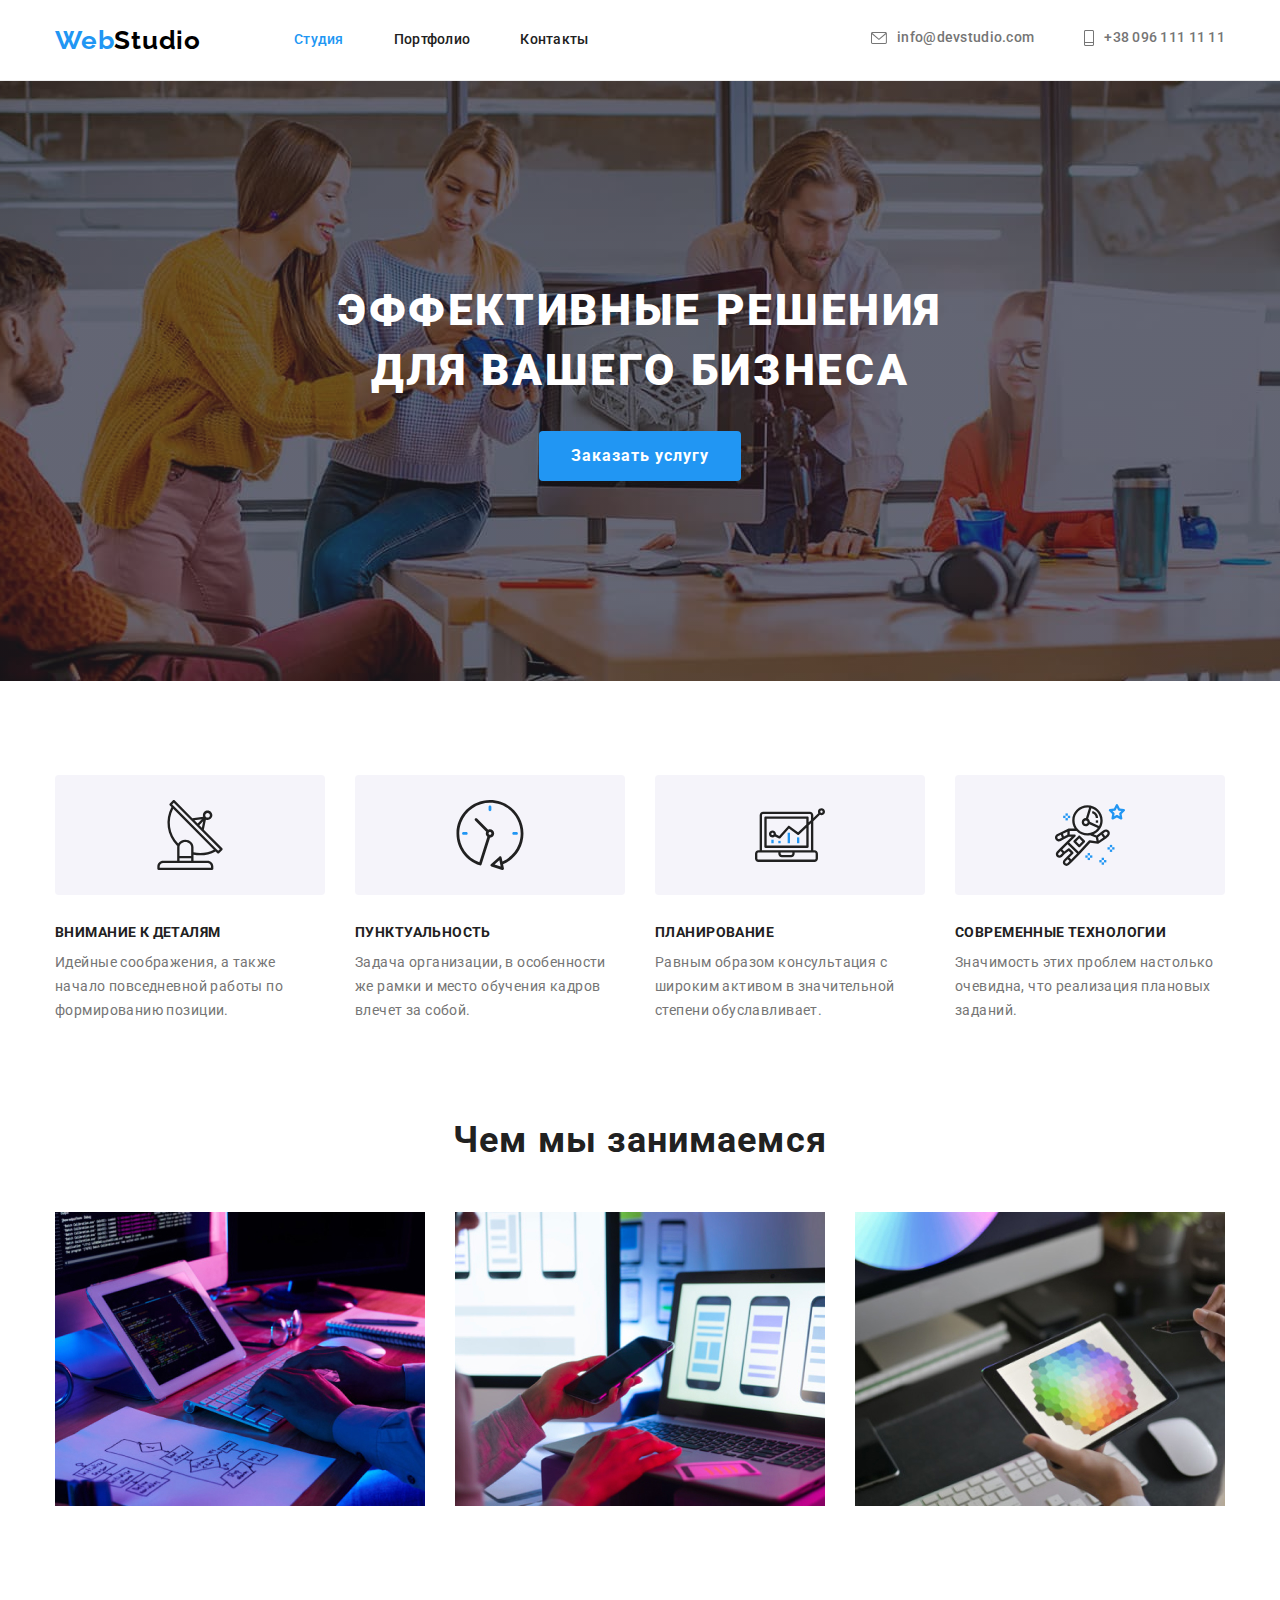
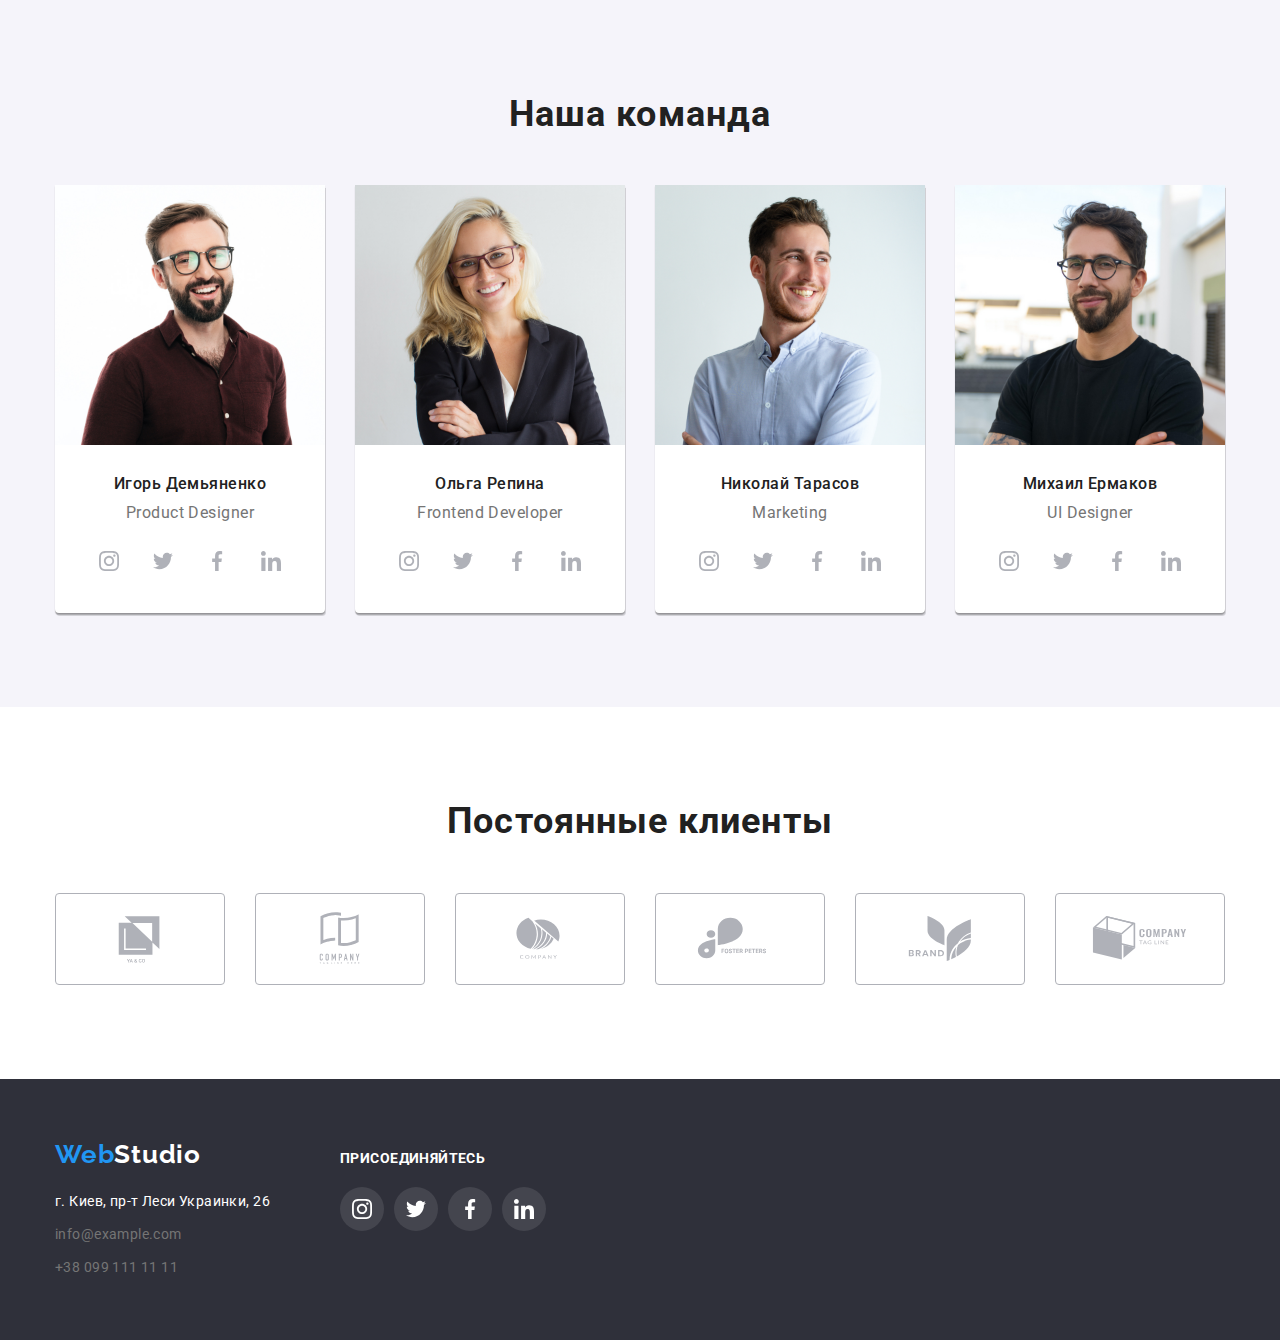
<file: index.html>
<!DOCTYPE html>
<html lang="ru">
  <head>
    <meta charset="UTF-8" />
    <meta http-equiv="X-UA-Compatible" content="IE=edge" />
    <meta name="viewport" content="width=device-width, initial-scale=1.0" />
    <link rel="preconnect" href="https://fonts.googleapis.com" />
    <link rel="preconnect" href="https://fonts.gstatic.com" crossorigin />
    <link rel="preconnect" href="https://fonts.googleapis.com" />
    <link rel="preconnect" href="https://fonts.gstatic.com" crossorigin />
    <link
      href="https://fonts.googleapis.com/css2?family=Raleway:wght@700&family=Roboto:wght@400;500;700;900&display=swap"
      rel="stylesheet"
    />
    <title>Document</title>
    <link rel="stylesheet" href="./css/modern-normalize.css" />
    <link rel="stylesheet" href="./css/styles.css" />
  </head>
  <body>
    <header class="header">
      <div class="container">
        <a href=".index.html" class="logo">
          <span class="accent">Web</span>Studio
        </a>
        <nav class="style">
          <ul class="site-nav list">
            <li class="item">
              <a href="index.html" class="header-link active">Студия</a>
            </li>
            <li class="item">
              <a href="portfolio.html" class="header-link">Портфолио</a>
            </li>
            <li class="item">
              <a href="index.html" class="header-link">Контакты</a>
            </li>
          </ul>
        </nav>

        <ul class="site-contacts list">
          <li class="item">
            <a href="mailto:info@devstudio.com" class="link header-link">
              <svg class="contacts-icon" width="16" height="12">
                <use href="./images/icons.svg#icon-mail"></use>
              </svg>
              info@devstudio.com</a
            >
          </li>

          <li class="item">
            <a href="tel:+380961111111" class="link header-link">
              <svg class="contacts-icon" width="10" height="16">
                <use href="./images/icons.svg#icon-phone"></use>
              </svg>
              +38 096 111 11 11</a
            >
          </li>
        </ul>
      </div>
    </header>
    <main>
      <!-------HERO-------->
      <section class="hero">
        <div class="container">
          <h1 class="hero-title">
            Эффективные решения<br />для вашего бизнеса
          </h1>
          <button type="button" class="button">Заказать услугу</button>
        </div>
      </section>
      <!-------BENEFITS-------->
      <section class="benefits">
        <div class="container">
          <h2 class="visually-hidden">Преимущества</h2>
          <ul class="benefits-list list">
            <li class="benefits-item item-satellite">
              <h3 class="benefits-title">Внимание к деталям</h3>
              <p class="benefits-text">
                Идейные соображения, а также начало повседневной работы по
                формированию позиции.
              </p>
            </li>

            <li class="benefits-item item-clock">
              <h3 class="benefits-title">Пунктуальность</h3>
              <p class="benefits-text">
                Задача организации, в особенности же рамки и место обучения
                кадров влечет за собой.
              </p>
            </li>

            <li class="benefits-item item-diagram">
              <h3 class="benefits-title">Планирование</h3>
              <p class="benefits-text">
                Равным образом консультация с широким активом в значительной
                степени обуславливает.
              </p>
            </li>

            <li class="benefits-item item-astronaut">
              <h3 class="benefits-title">Современные технологии</h3>
              <p class="benefits-text">
                Значимость этих проблем настолько очевидна, что реализация
                плановых заданий.
              </p>
            </li>
          </ul>
        </div>
      </section>
      <!-------WORK-------->
      <section class="work">
        <div class="container">
          <h2 class="section-title section-title-center">Чем мы занимаемся</h2>
          <ul class="card-set work-list list">
            <li class="item work-item">
              <img
                class="img"
                src="./images/img.jpg"
                alt="pic1"
                width="370"
                height="294"
              />
            </li>

            <li class="item work-item">
              <img
                class="img"
                src="./images/img-2.jpg"
                alt="pic2"
                width="370"
                height="294"
              />
            </li>

            <li class="item work-item">
              <img
                class="img"
                src="./images/img-3.jpg"
                alt="pic3"
                width="370"
                height="294"
              />
            </li>
          </ul>
        </div>
      </section>
      <!-------TEAM-------->
      <section class="team">
        <div class="container">
          <h2 class="section-title">Наша команда</h2>
          <ul class="card-set team-list list">
            <li class="item team-item card">
              <img
                class="img"
                src="./images/img11.jpg"
                alt="pic4"
                width="270"
                height="260"
              />
              <div class="team-content">
                <h3 class="team-name">Игорь Демьяненко</h3>
                <p class="team-text">Product Designer</p>
                <ul class="team-soc-list list">
                  <li class="team-soc-item">
                    <a
                      class="team-soc-link"
                      href=""
                      target="_blank"
                      rel="noopener noreferrer nofollow"
                    >
                      <svg class="team-soc-icon" width="20px" height="20px">
                        <use href="./images/icons.svg#icon-instagram"></use>
                      </svg>
                    </a>
                  </li>

                  <li class="team-soc-item">
                    <a
                      class="team-soc-link"
                      href=""
                      target="_blank"
                      rel="noopener noreferrer nofollow"
                    >
                      <svg class="team-soc-icon" width="20px" height="20px">
                        <use href="./images/icons.svg#icon-twitter"></use>
                      </svg>
                    </a>
                  </li>

                  <li class="team-soc-item">
                    <a
                      class="team-soc-link"
                      href=""
                      target="_blank"
                      rel="noopener noreferrer nofollow"
                    >
                      <svg class="team-soc-icon" width="20px" height="20px">
                        <use href="./images/icons.svg#icon-facebook"></use>
                      </svg>
                    </a>
                  </li>

                  <li class="team-soc-item">
                    <a
                      class="team-soc-link"
                      href=""
                      target="_blank"
                      rel="noopener noreferrer nofollow"
                    >
                      <svg class="team-soc-icon" width="20px" height="20px">
                        <use href="./images/icons.svg#icon-linkedin"></use>
                      </svg>
                    </a>
                  </li>
                </ul>
              </div>
            </li>

            <li class="item team-item card">
              <img
                class="img"
                src="./images/img-22.jpg"
                alt="pic5"
                width="270"
                height="260"
              />

              <div class="team-content">
                <h3 class="team-name">Ольга Репина</h3>
                <p class="team-text">Frontend Developer</p>
                <ul class="team-soc-list list">
                  <li class="team-soc-item">
                    <a href="" class="team-soc-link"
                      ><svg class="team-soc-icon" width="20px" height="20px">
                        <use href="./images/icons.svg#icon-instagram"></use>
                      </svg>
                    </a>
                  </li>

                  <li class="team-soc-item">
                    <a href="" class="team-soc-link">
                      <svg class="team-soc-icon" width="20px" height="20px">
                        <use href="./images/icons.svg#icon-twitter"></use>
                      </svg>
                    </a>
                  </li>

                  <li class="team-soc-item">
                    <a href="" class="team-soc-link">
                      <svg class="team-soc-icon" width="20px" height="20px">
                        <use href="./images/icons.svg#icon-facebook"></use>
                      </svg>
                    </a>
                  </li>

                  <li class="team-soc-item">
                    <a href="" class="team-soc-link">
                      <svg class="team-soc-icon" width="20px" height="20px">
                        <use href="./images/icons.svg#icon-linkedin"></use>
                      </svg>
                    </a>
                  </li>
                </ul>
              </div>
            </li>

            <li class="item team-item card">
              <img
                class="img"
                src="./images/img-33.jpg"
                alt="pic6"
                width="270"
                height="260"
              />
              <div class="team-content">
                <h3 class="team-name">Николай Тарасов</h3>
                <p class="team-text">Marketing</p>
                <ul class="team-soc-list list">
                  <li class="team-soc-item">
                    <a href="" class="team-soc-link"
                      ><svg class="team-soc-icon" width="20px" height="20px">
                        <use href="./images/icons.svg#icon-instagram"></use>
                      </svg>
                    </a>
                  </li>

                  <li class="team-soc-item">
                    <a href="" class="team-soc-link">
                      <svg class="team-soc-icon" width="20px" height="20px">
                        <use href="./images/icons.svg#icon-twitter"></use>
                      </svg>
                    </a>
                  </li>

                  <li class="team-soc-item">
                    <a href="" class="team-soc-link">
                      <svg class="team-soc-icon" width="20px" height="20px">
                        <use href="./images/icons.svg#icon-facebook"></use>
                      </svg>
                    </a>
                  </li>

                  <li class="team-soc-item">
                    <a href="" class="team-soc-link">
                      <svg class="team-soc-icon" width="20px" height="20px">
                        <use href="./images/icons.svg#icon-linkedin"></use>
                      </svg>
                    </a>
                  </li>
                </ul>
              </div>
            </li>

            <li class="item team-item card">
              <img
                class="img"
                src="./images/img-44.jpg"
                alt="pic7"
                width="270"
                height="260"
              />
              <div class="team-content">
                <h3 class="team-name">Михаил Ермаков</h3>
                <p class="team-text">UI Designer</p>
                <ul class="team-soc-list list">
                  <li class="team-soc-item">
                    <a href="" class="team-soc-link"
                      ><svg class="team-soc-icon" width="20px" height="20px">
                        <use href="./images/icons.svg#icon-instagram"></use>
                      </svg>
                    </a>
                  </li>

                  <li class="team-soc-item">
                    <a href="" class="team-soc-link">
                      <svg class="team-soc-icon" width="20px" height="20px">
                        <use href="./images/icons.svg#icon-twitter"></use>
                      </svg>
                    </a>
                  </li>

                  <li class="team-soc-item">
                    <a href="" class="team-soc-link">
                      <svg class="team-soc-icon" width="20px" height="20px">
                        <use href="./images/icons.svg#icon-facebook"></use>
                      </svg>
                    </a>
                  </li>

                  <li class="team-soc-item">
                    <a href="" class="team-soc-link">
                      <svg class="team-soc-icon" width="20px" height="20px">
                        <use href="./images/icons.svg#icon-linkedin"></use>
                      </svg>
                    </a>
                  </li>
                </ul>
              </div>
            </li>
          </ul>
        </div>
      </section>

      <section class="section-clients">
        <div class="container">
          <h2 class="section-title">Постоянные клиенты</h2>
          <ul class="card-set clients-list">
            <li class="item clients-item">
              <a class="clients-link" href="" aria-label="YA & CO">
                <span class="visually-hidden">ya & co</span>
                <svg class="clients-icon" width="106" height="60">
                  <use href="./images/icons.svg#icon-client-1" />
                </svg>
              </a>
            </li>

            <li class="item clients-item">
              <a
                class="clients-link"
                href=""
                aria-label="Company tag line here"
              >
                <span class="visually-hidden">Company tag line here</span>
                <svg class="clients-icon" width="106" height="60">
                  <use href="./images/icons.svg#icon-client-2" />
                </svg>
              </a>
            </li>

            <li class="item clients-item">
              <a class="clients-link" href="" aria-label="Company">
                <span class="visually-hidden">Company</span>
                <svg class="clients-icon" width="106" height="60">
                  <use href="./images/icons.svg#icon-client-3" />
                </svg>
              </a>
            </li>

            <li class="item clients-item">
              <a class="clients-link" href="" aria-label="Foster reters">
                <span class="visually-hidden">Foster reters</span>
                <svg class="clients-icon" width="106" height="60">
                  <use href="./images/icons.svg#icon-client-4" />
                </svg>
              </a>
            </li>

            <li class="item clients-item">
              <a class="clients-link" href="" aria-label="Brand">
                <span class="visually-hidden">Brand</span>
                <svg class="clients-icon" width="106" height="60">
                  <use href="./images/icons.svg#icon-client-5" />
                </svg>
              </a>
            </li>

            <li class="item clients-item">
              <a class="clients-link" href="" aria-label="Company teg line">
                <span class="visually-hidden">Company teg line</span>
                <svg class="clients-icon" width="106" height="60">
                  <use href="./images/icons.svg#icon-client-6" />
                </svg>
              </a>
            </li>
          </ul>
        </div>
      </section>
    </main>

    <!-------FOOTER-------->

    <footer class="footer">
      <div class="container footer-icons">
        <div class="footer-item">
        <a href=".index.html" class="logo footer-logo">
          <span class="accent">Web</span>Studio
        </a>
        <address class="address">
          <ul class="list">
            <li class="footer-link-item">
              <a
                href="https://goo.gl/maps/GdN5rj32io8NNRQ59"
                target="_blank"
                rel="noreferrer nofollow noopener"
                class="footer-link white"
                >г. Киев, пр-т Леси Украинки, 26
              </a>
            </li>

            <li class="footer-link-item">
              <a href="mailto:info@example.com" class="footer-link"
                >info@example.com
              </a>
            </li>

            <li class="footer-link-item">
              <a href="tel:+380991111111" class="footer-link"
                >+38 099 111 11 11
              </a>
            </li>
          </ul>
        </address>
      </div>

      <div class="footer-item follow-us">
        <p class="follow-us-title">Присоединяйтесь</p>
        <ul class="footer-soc-list list">
                  <li class="footer-soc-item">
                    <a href="" class="footer-soc-link"
                      ><svg class="footer-soc-icon" width="20px" height="20px">
                        <use href="./images/icons.svg#icon-instagram"></use>
                      </svg>
                    </a>
                  </li>
                  
                  <li class="footer-soc-item">
                    <a href="" class="footer-soc-link"
                      ><svg class="footer-soc-icon" width="20px" height="20px">
                        <use href="./images/icons.svg#icon-twitter"></use>
                      </svg>
                    </a>
                  </li>

                  <li class="footer-soc-item">
                    <a href="" class="footer-soc-link"
                      ><svg class="footer-soc-icon" width="20px" height="20px">
                        <use href="./images/icons.svg#icon-facebook"></use>
                      </svg>
                    </a>
                  </li>
                  
                  <li class="footer-soc-item">
                    <a href="" class="footer-soc-link"
                      ><svg class="footer-soc-icon" width="20px" height="20px">
                        <use href="./images/icons.svg#icon-linkedin"></use>
                      </svg>
                    </a>
                  </li>
                </ul>
      </div>
    </footer>
  </body>
</html>
</file>
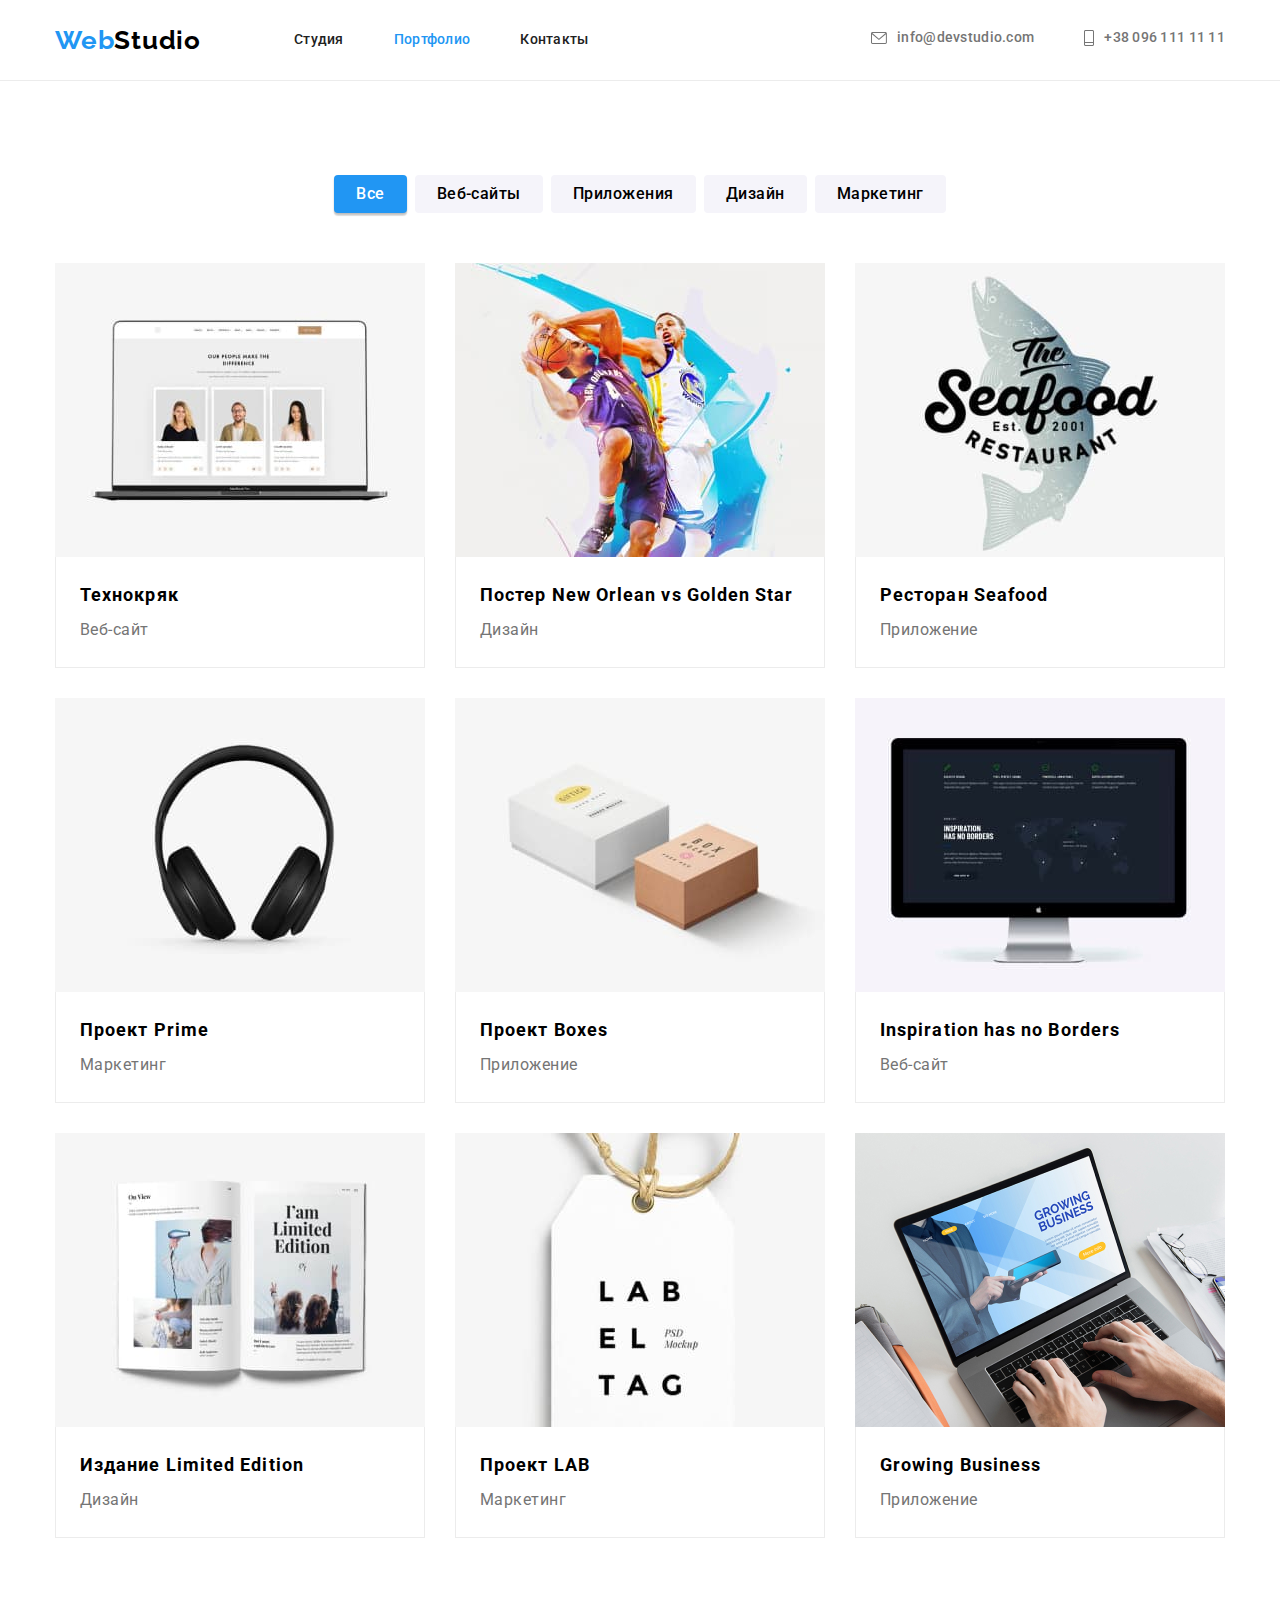
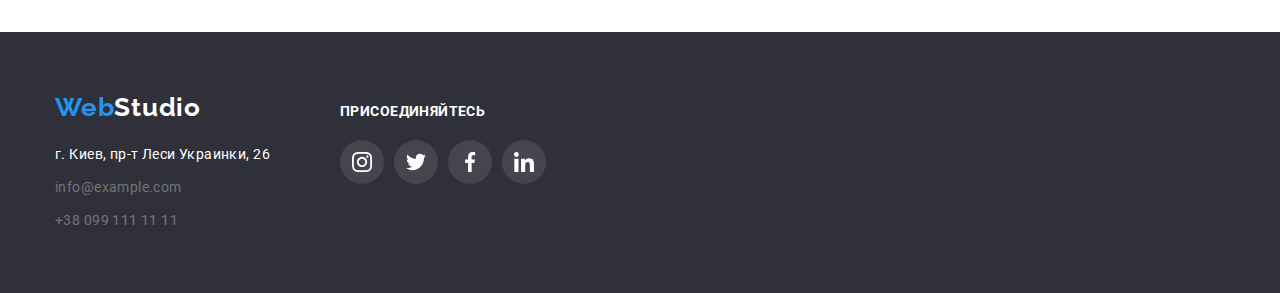
<file: portfolio.html>
<!DOCTYPE html>
<html lang="ru">
  <head>
    <meta charset="UTF-8" />
    <meta http-equiv="X-UA-Compatible" content="IE=edge" />
    <meta name="viewport" content="width=device-width, initial-scale=1.0" />
    <link rel="preconnect" href="https://fonts.googleapis.com" />
    <link rel="preconnect" href="https://fonts.gstatic.com" crossorigin />
    <link rel="preconnect" href="https://fonts.googleapis.com" />
    <link rel="preconnect" href="https://fonts.gstatic.com" crossorigin />
    <link
      href="https://fonts.googleapis.com/css2?family=Raleway:wght@700&family=Roboto:wght@400;500;700;900&display=swap"
      rel="stylesheet"
    />
    <title>Document</title>
    <link rel="stylesheet" href="./css/modern-normalize.css" />
    <link rel="stylesheet" href="./css/styles.css" />
  </head>
  <body>
    <header class="header">
      <div class="container">
        <a href=".index.html" class="logo">
          <span class="accent">Web</span>Studio
        </a>
        <nav class="style">
          <ul class="site-nav list">
            <li class="item">
              <a href="index.html" class="header-link">Студия</a>
            </li>
            <li class="item">
              <a href="portfolio.html" class="header-link active">Портфолио</a>
            </li>
            <li class="item">
              <a href="index.html" class="header-link">Контакты</a>
            </li>
          </ul>
        </nav>

        <ul class="site-contacts list">
          <li class="item">
            <a href="mailto:info@devstudio.com" class="link header-link">
              <svg class="contacts-icon" width="16" height="12">
                <use href="./images/icons.svg#icon-mail"></use>
              </svg>
              info@devstudio.com</a
            >
          </li>

          <li class="item">
            <a href="tel:+380961111111" class="link header-link">
              <svg class="contacts-icon" width="10" height="16">
                <use href="./images/icons.svg#icon-phone"></use>
              </svg>
              +38 096 111 11 11</a
            >
          </li>
        </ul>
      </div>
    </header>

    <main>
      <section class="portfolio">
        <div class="container">
          <h1 class="visually-hidden">Портфолио</h1>
          <ul class="list portfolio-list">
            <li class="portfolio-button-item">
              <button type="button" class="button-help button-list active">
                Все
              </button>
            </li>

            <li class="portfolio-button-item">
              <button type="button" class="button-help button-list">
                Веб-сайты
              </button>
            </li>

            <li class="portfolio-button-item">
              <button type="button" class="button-help button-list">
                Приложения
              </button>
            </li>

            <li class="portfolio-button-item">
              <button type="button" class="button-help button-list">
                Дизайн
              </button>
            </li>

            <li class="portfolio-button-item">
              <button type="button" class="button-help button-list">
                Маркетинг
              </button>
            </li>
          </ul>
        </div>

        <div class="container">
          <ul class="portfolio-set list">
            <li class="item">
              <a class="portfolio-link" href="">
              <img
                src="./images/laptop1.jpg"
                alt="laptop1"
                width="370"
                height="294"
              />

              <div class="portfolio-content">
                <h2 class="portfolio-title">Технокряк</h2>
                <p class="portfolio-text">Веб-сайт</p>
              </div>
            </a>
            </li>

            <li class="item">
              <a class="portfolio-link" href="">
              <img
                src="./images/bascketball.jpg"
                alt="bascketball"
                width="370"
                height="294"
              />

              <div class="portfolio-content">
                <h2 class="portfolio-title">
                  Постер New Orlean vs Golden Star
                </h2>
                <p class="portfolio-text">Дизайн</p>
              </div>
              </a>
            </li>

            <li class="item">
              <a class="portfolio-link" href="">
              <img
                src="./images/seafood.jpg"
                alt="seafood"
                width="370"
                height="294"
              />

              <div class="portfolio-content">
                <h2 class="portfolio-title">Ресторан Seafood</h2>
                <p class="portfolio-text">Приложение</p>
              </div>
              </a>
            </li>

            <li class="item">
              <a class="portfolio-link" href="">
              <img
                src="./images/prime.jpg"
                alt="prime"
                width="370"
                height="294"
              />

              <div class="portfolio-content">
                <h2 class="portfolio-title">Проект Prime</h2>
                <p class="portfolio-text">Маркетинг</p>
              </div>
              </a>
            </li>

            <li class="item">
              <a class="portfolio-link" href="">
              <img
                src="./images/boxes.jpg"
                alt="boxes"
                width="370"
                height="294"
              />

              <div class="portfolio-content">
                <h2 class="portfolio-title">Проект Boxes</h2>
                <p class="portfolio-text">Приложение</p>
              </div>
              </a>
            </li>

            <li class="item">
              <a class="portfolio-link" href="">
              <img
                src="./images/monitor.jpg"
                alt="monitor"
                width="370"
                height="294"
              />

              <div class="portfolio-content">
                <h2 class="portfolio-title">Inspiration has no Borders</h2>
                <p class="portfolio-text">Веб-сайт</p>
              </div>
              </a>
            </li>

            <li class="item">
              <a class="portfolio-link" href="">
              <img
                src="./images/magazine.jpg"
                alt="magazine"
                width="370"
                height="294"
              />

              <div class="portfolio-content">
                <h2 class="portfolio-title">Издание Limited Edition</h2>
                <p class="portfolio-text">Дизайн</p>
              </div>
              </a>
            </li>

            <li class="item">
              <a class="portfolio-link" href="">
              <img
                src="./images/bage.jpg"
                alt="bage"
                width="370"
                height="294"
              />

              <div class="portfolio-content">
                <h2 class="portfolio-title">Проект LAB</h2>
                <p class="portfolio-text">Маркетинг</p>
              </div>
              </a>
            </li>

            <li class="item">
              <a class="portfolio-link" href="">
              <img
                src="./images/laptop2.jpg"
                alt="laptop2"
                width="370"
                height="294"
              />

              <div class="portfolio-content">
                <h2 class="portfolio-title">Growing Business</h2>
                <p class="portfolio-text">Приложение</p>
              </div>
              </a>
            </li>
          </ul>
        </div>
      </section>
    </main>

    <!-------FOOTER-------->

<footer class="footer">
      <div class="container footer-icons">
        <div class="footer-item">
        <a href=".index.html" class="logo footer-logo">
          <span class="accent">Web</span>Studio
        </a>
        <address class="address">
          <ul class="list">
            <li class="footer-link-item">
              <a
                href="https://goo.gl/maps/GdN5rj32io8NNRQ59"
                target="_blank"
                rel="noreferrer nofollow noopener"
                class="footer-link white"
                >г. Киев, пр-т Леси Украинки, 26
              </a>
            </li>

            <li class="footer-link-item">
              <a href="mailto:info@example.com" class="footer-link"
                >info@example.com
              </a>
            </li>

            <li class="footer-link-item">
              <a href="tel:+380991111111" class="footer-link"
                >+38 099 111 11 11
              </a>
            </li>
          </ul>
        </address>
      </div>

      <div class="footer-item follow-us">
        <p class="follow-us-title">Присоединяйтесь</p>
        <ul class="footer-soc-list list">
                  <li class="footer-soc-item">
                    <a href="" class="footer-soc-link"
                      ><svg class="footer-soc-icon" width="20px" height="20px">
                        <use href="./images/icons.svg#icon-instagram"></use>
                      </svg>
                    </a>
                  </li>
                  
                  <li class="footer-soc-item">
                    <a href="" class="footer-soc-link"
                      ><svg class="footer-soc-icon" width="20px" height="20px">
                        <use href="./images/icons.svg#icon-twitter"></use>
                      </svg>
                    </a>
                  </li>

                  <li class="footer-soc-item">
                    <a href="" class="footer-soc-link"
                      ><svg class="footer-soc-icon" width="20px" height="20px">
                        <use href="./images/icons.svg#icon-facebook"></use>
                      </svg>
                    </a>
                  </li>
                  
                  <li class="footer-soc-item">
                    <a href="" class="footer-soc-link"
                      ><svg class="footer-soc-icon" width="20px" height="20px">
                        <use href="./images/icons.svg#icon-linkedin"></use>
                      </svg>
                    </a>
                  </li>
                </ul>
      </div>
    </footer>
  </body>
</html>
</file>
<file: css/styles.css>
/* Цвет основного текста /чёрный/ #212121 */
/* Цвет вторичного текста /серый/ #757575 */
/* Цвет акцента /синий/ #2196F3 */
/* Цвет текста /белый/ #FFFFFF */
/* Цвет футера rgba(255, 255, 255, 0.6 */
/* Цвет основного фона /белый/ #FFFFFF */
/* Вторичный цвет фона /приглушенно серый/ наша команда #F5F4FA */
/* Цвет фона заголовка и футера /серый/ #2F303A */

:root {
  --logo-color: #000000;
  --secondary-text-color: #757575;
  --accent-color: #2196f3;
  --secondary-background: #f5f4fa;
  --white-color: #fff;
  --primary-text-color: #212121;
  --color-footer: rgba(255, 255, 255, 0.6);
  --background-footer: #2f303a;
  --icons-color: #afb1b8;
  --background-socials: rgba(255, 255, 255, 0.1);
}

p,
h1,
h2,
h3,
h4,
h5,
h6 {
  margin: 0;
}

ul,
ol {
  margin: 0;
  padding-left: 0;
}

.img {
  display: block;
  max-width: 100%;
  height: auto;
}

body {
  background: var(--white-color);
  font-family: Roboto, sans-serif;
  font-size: 14px;
  letter-spacing: 0.03em;
}

.accent {
  color: var(--accent-color);
}

.container {
  width: 1200px;
  margin: 0 auto;
  padding: 0 15px;
  /* outline: 1px solid red; */
}

.list {
  list-style: none;
  padding-left: 0;
  margin-bottom: 0;
  margin-top: 0;
}

.address {
  font-style: normal;
}

.button {
  font-family: inherit;
  font-weight: 700;
  font-size: 16px;
  line-height: 1.88;
  text-align: center;
  letter-spacing: 0.06em;
  color: var(--white-color);
  background-color: var(--accent-color);
  border: none;
  padding: 10px 32px;
  border-radius: 4px;

  margin-top: 30px;
  min-width: 200px;
  cursor: pointer;
}

.button-list {
  min-width: auto;
  padding: 6px 22px;
  border-radius: 4px;
}

.visually-hidden {
  position: absolute;
  width: 1px;
  height: 1px;
  margin: -1px;
  border: 0;
  padding: 0;

  white-space: nowrap;
  clip-path: inset(100%);
  clip: rect(0 0 0 0);
  overflow: hidden;
}

/* ------------- HEADER ---------- */

.header {
  border-bottom: 1px solid #ececec;
}

.header .container {
  display: flex;
}

.logo {
  color: var(--logo-color);
  font-family: Raleway, sans-serif;
  font-weight: 700;
  font-size: 26px;
  line-height: 1.19;
  letter-spacing: 0.03em;
  text-decoration: none;
}

.header .logo {
  display: flex;
  align-items: center;
}

.site-nav,
.site-contacts {
  display: flex;
}

.site-nav .item:not(:last-child),
.site-contacts .item:not(:last-child) {
  margin-right: 50px;
}

.style {
  margin-left: 93px;
}

.site-contacts {
  margin-left: auto;
}

/* site-nav */

.header-link {
  color: var(--primary-text-color);
  font-family: Roboto, sans-serif;
  font-weight: 500;
  font-size: 14px;
  line-height: 1.14;
  letter-spacing: 0.02em;
  text-decoration: none;
  padding-top: 32px;
  padding-bottom: 32px;
  display: block;
}

.header-link:hover .site-contacts,
.header-link:focus .site-contacts {
  color: var(--accent-color);
}

.header-link.active {
  color: var(--accent-color);
}

.site-contacts .header-link {
  color: var(--secondary-text-color);
}

.site-contacts .link {
  display: flex;
  align-items: center;
  padding-top: 30px;
  padding-bottom: 30px;
}

.site-contacts .link:hover,
.site-contacts .link:focus {
  color: var(--accent-color);
}

.contacts-icon {
  margin-right: 10px;
  fill: currentColor;
}

.site-contacts .contacts-icon:hover,
.site-contacts .contacts-icon:focus {
  fill: var(--accent-color);
}

/* ------------- HERO ---------- */

.hero {
  text-align: center;

  padding-bottom: 200px;
  padding-top: 200px;

  background-color: var(--background-footer);
  background-image: linear-gradient(
      to right,
      rgba(47, 48, 58, 0.4),
      rgba(47, 48, 58, 0.4)
    ),
    url(../images/effect\ descisions.jpg);
  background-repeat: no-repeat;
  background-position: center;
  background-size: cover;
  max-width: 1600px;
  height: 600px;
  margin: 0 auto;
}

.hero-title {
  font-weight: 900;
  font-size: 44px;
  line-height: 1.36;
  text-align: center;
  letter-spacing: 0.06em;
  text-transform: uppercase;
  color: var(--white-color);

  text-transform: uppercase;
}

/* ------------- BENEFITS ---------- */

.benefits {
  padding-top: 94px;
  padding-bottom: 94px;
}

.benefits-list {
  display: flex;
}

.benefits-item {
  width: 270px;
  margin-right: 30px;
}

.benefits-item:last-child {
  margin-right: 0;
}

.benefits-item::before {
  display: block;
  content: "";
  height: 120px;
  border-radius: 4px;
  background-color: var(--secondary-background);
  background-size: contain;
  background-repeat: no-repeat;
  background-position: center;
  margin-bottom: 30px;
}

.benefits-item.item-satellite::before {
  background-image: url(../images/satellite.svg);
  background-size: 70px 70px;
}

.benefits-item.item-clock::before {
  background-image: url(../images/clock.svg);
  background-size: 70px 70px;
}

.benefits-item.item-diagram::before {
  background-image: url(../images/diagram.svg);
  background-size: 70px 70px;
}

.benefits-item.item-astronaut::before {
  background-image: url(../images/astronaut.svg);
  background-size: 70px 70px;
}

.benefits-title {
  font-weight: 700;
  font-size: 14px;
  line-height: 1.14;
  letter-spacing: 0.03em;
  text-transform: uppercase;
  color: var(--primary-text-color);
  width: 270px;
  height: 16px;
}

.benefits-text {
  font-weight: 400;
  font-size: 14px;
  line-height: 1.71;
  letter-spacing: 0.03em;
  color: var(--secondary-text-color);
  width: 270px;
  height: 75px;
  margin-top: 10px;
}

/* ------------- WORK ---------- */

.work {
  padding-bottom: 94px;
}
.work-list {
  display: flex;
}

.section-title {
  font-weight: 700;
  font-size: 36px;
  line-height: 1.16;
  text-align: center;
  letter-spacing: 0.03em;
  color: var(--primary-text-color);

  margin-bottom: 50px;
  margin-top: 0px;
}

.section-title-center {
  text-align: center;
  margin-right: 0px;
}

.work-item {
  margin-right: 30px;
  width: 370px;
}

.work-item:last-child {
  margin-right: 0;
}

/* ------------- TEAM ---------- */

.team {
  background-color: var(--secondary-background);
  padding-top: 94px;
  padding-bottom: 94px;
}

.card {
  background-color: var(--white-color);
  border-radius: 0px 0px 4px 4px;
  box-shadow: 1px 3px rgba(0, 0, 0, 0.12), 0px 1px 1px rgba(0, 0, 0, 0.14),
    0px 2px 1px rgba(0, 0, 0, 0.2);
}

.team-list > .team-item {
  margin-right: 30px;
  text-align: center;
  flex-basis: calc(100% / 3 - 30px);
  width: 200px;
}

.team-item:last-child {
  margin-right: 0;
}

.team-list {
  display: flex;
}

.team-content {
  padding: 30px 0;
}

.team-name {
  font-weight: 500;
  font-size: 16px;
  line-height: 1.18;
  letter-spacing: 0.03em;
  color: var(--primary-text-color);
  margin-bottom: 10px;
}

.team-text {
  font-weight: 400;
  font-size: 16px;
  line-height: 1.18;
  letter-spacing: 0.03em;
  color: var(--secondary-text-color);
  margin-bottom: 16px;
}

.team-soc-item {
  margin-right: 10px;
}

.team-soc-item:last-child {
  margin-right: 0px;
}

.team-soc-list {
  display: flex;
  justify-content: center;
}

.team-soc-link {
  width: 44px;
  height: 44px;
  background-color: var(--white-color);
  color: var(--icons-color);
  border-radius: 50%;
  display: flex;
  align-items: center;
  justify-content: center;
}

.team-soc-icon {
  fill: currentColor;
}

.team-soc-link:hover,
.team-soc-link:focus {
  background-color: var(--accent-color);
  color: var(--white-color);
}

.section-clients {
  padding-top: 94px;
  padding-bottom: 94px;
}

.clients-list {
  display: flex;
  justify-content: center;
}

.clients-list .item:last-child {
  margin-right: 0px;
}

.clients-item {
  margin-right: 30px;
  list-style: none;
}

.clients-item:last-child {
  margin: 0px;
}

.clients-link {
  display: flex;
  justify-content: center;
  align-items: center;
  width: 170px;
  height: 92px;

  color: var(--icons-color);

  border: 1px solid var(--icons-color);
  border-radius: 4px;
}

.clients-icon {
  fill: currentColor;
}

.clients-link:hover,
.clients-link:focus {
  border-color: var(--accent-color);
  color: var(--accent-color);
}

/* ------------- FOOTER ---------- */

.footer {
  background-color: var(--background-footer);
  text-decoration: none;
  padding-top: 60px;
  padding-bottom: 60px;
}

.footer-icons {
  display: flex;
  align-items: baseline;
}

.footer-logo {
  color: var(--white-color);
  margin-bottom: 20px;
  display: inline-block;
}

.footer-link {
  font-weight: 400;
  font-size: 14px;
  font-style: normal;
  line-height: 1.71;
  letter-spacing: 0.03em;
  color: var(--secondary-text-color);
  text-decoration: none;
  margin-top: 20px;
}

.footer-link-item:not(:last-child) {
  margin-bottom: 9px;
}

.footer-link:hover,
.footer-link:focus,
.footer-link.white:hover,
.footer-link.white:focus {
  color: var(--accent-color);
}

.footer-link.white {
  color: var(--white-color);
}

.follow-us-title {
  margin-bottom: 20px;
  color: var(--white-color);
  font-weight: 700;

  line-height: 1.14;
  text-transform: uppercase;
}

.footer-soc-list {
  display: flex;
  justify-content: center;
}

.footer-soc-item {
  width: 44px;
  height: 44px;
}

.footer-soc-item:not(:last-child) {
  margin-right: 10px;
}

.footer-item:not(:last-child) {
  margin-right: 70px;
}

.footer-icons {
  display: flex;
  align-items: baseline;
}

.footer-soc-link {
  width: 100%;
  height: 100%;
  background-color: var(--background-socials);
  border-radius: 50%;
  display: flex;
  align-items: center;
  justify-content: center;
}

.footer-soc-icon {
  fill: var(--white-color);
}

.footer-soc-link:hover,
.footer-soc-link:focus {
  background-color: var(--accent-color);
}

.footer-soc-link:hover .footer-soc-icon,
.footer-soc-link:focus .footer-soc-icon {
  fill: var(--white-color);
}

/*--------PORTFOLIO--------*/

img {
  display: block;
}

.portfolio {
  padding-top: 94px;
  padding-bottom: 94px;
}

.portfolio-list {
  display: flex;
  justify-content: center;
  padding: 0px;
  flex-wrap: wrap;
  list-style: none;
  margin-bottom: 50px;
}

.portfolio-button-item:not(:last-child) {
  margin-right: 8px;
}

.portfolio-set {
  display: flex;
  flex-wrap: wrap; /*многостроковий flex-контейнер*/
  margin-right: -30px;
  margin-bottom: -30px;
}

.portfolio-set > .item {
  width: calc(100% / 3 - 30px);
  margin-right: 30px;
  margin-bottom: 30px;
}

.header-link {
  color: var(--primary-text-color);
  font-family: Roboto, sans-serif;
  font-weight: 500;
  font-size: 14px;
  line-height: 1.14;
  letter-spacing: 0.02em;
  text-decoration: none;
}

.header-link:hover,
.header-link:focus,
.site-contacts .header-link:hover,
.site-contacts .header-link:focus {
  color: var(--accent-color);
}

.header-link.active {
  color: var(--accent-color);
}

.site-contacts .header-link {
  color: var(--secondary-text-color);
}

.button-help:hover,
.button-help:focus,
.button-help.active {
  background-color: var(--accent-color);
  color: var(--white-color);

  box-shadow: 0px 3px 1px rgba(0, 0, 0, 0.1), 0px 1px 2px rgba(0, 0, 0, 0.08),
    0px 2px 2px rgba(0, 0, 0, 0.12);
}

.pointer {
  cursor: pointer;
}

.button-help {
  font-family: inherit;
  font-size: 16px;
  line-height: 1.63;
  font-weight: 500;
  text-align: center;
  vertical-align: top;
  letter-spacing: 0.03em;
  background-color: var(--secondary-background);
  cursor: pointer;
  border: none;
}

.portfolio-content {
  padding: 20px 24px;
  border: 1px solid #ececec;
  border-top: none;
}

.portfolio-link {
  display: block;
  flex-direction: column;
  height: 100%;
  color: inherit;
  text-decoration: none;
}

.portfolio-link:hover,
.portfolio-link:focus {
  box-shadow: 0px 1px 1px rgba(0, 0, 0, 0.12), 0px 4px 4px rgba(0, 0, 0, 0.06),
    1px 4px 6px rgba(0, 0, 0, 0.16);
}

.portfolio-title {
  font-weight: 700;
  font-size: 18px;
  line-height: 2;
  letter-spacing: 0.06em;

  width: 322px;
  height: 36px;
  margin-bottom: 4px;
}

.portfolio-text {
  font-weight: 400;
  font-size: 16px;
  line-height: 1.6;
  letter-spacing: 0.03em;
  color: var(--secondary-text-color);

  width: 322px;
  height: 30px;
}
</file>
